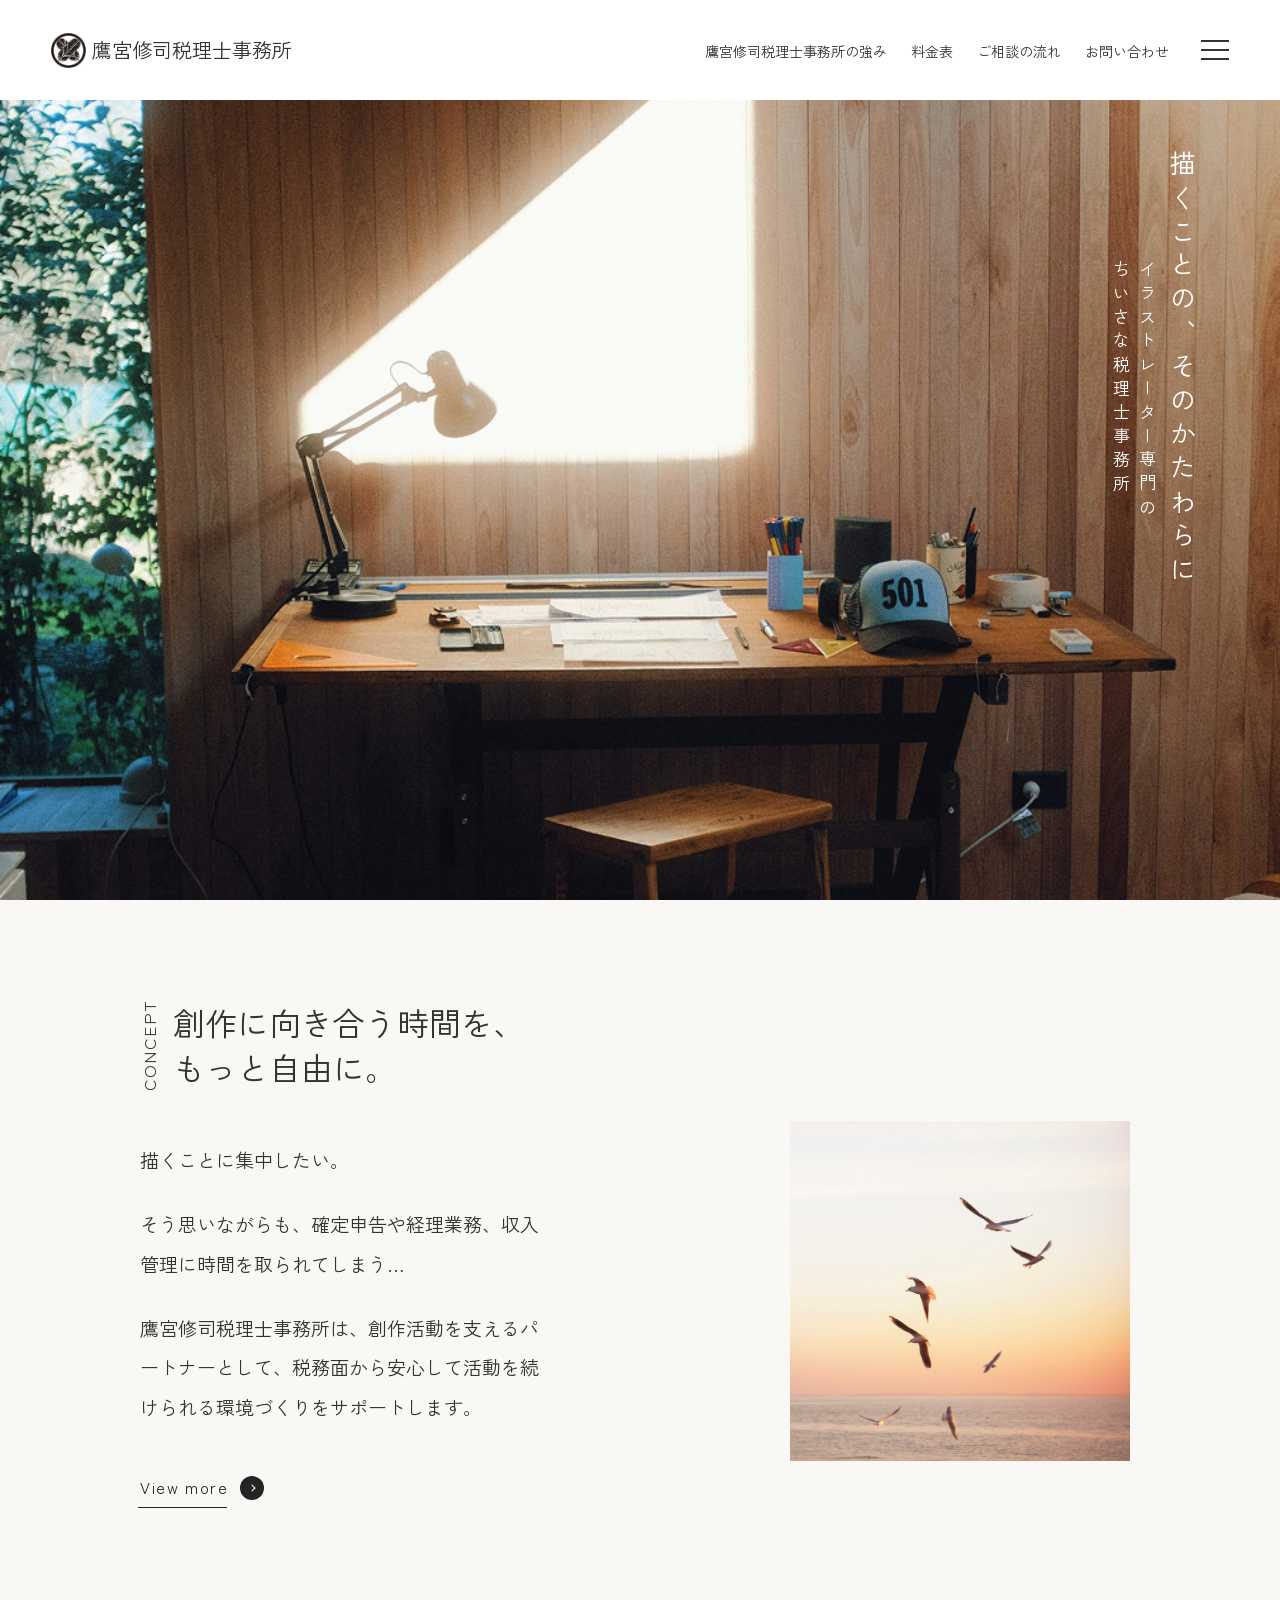
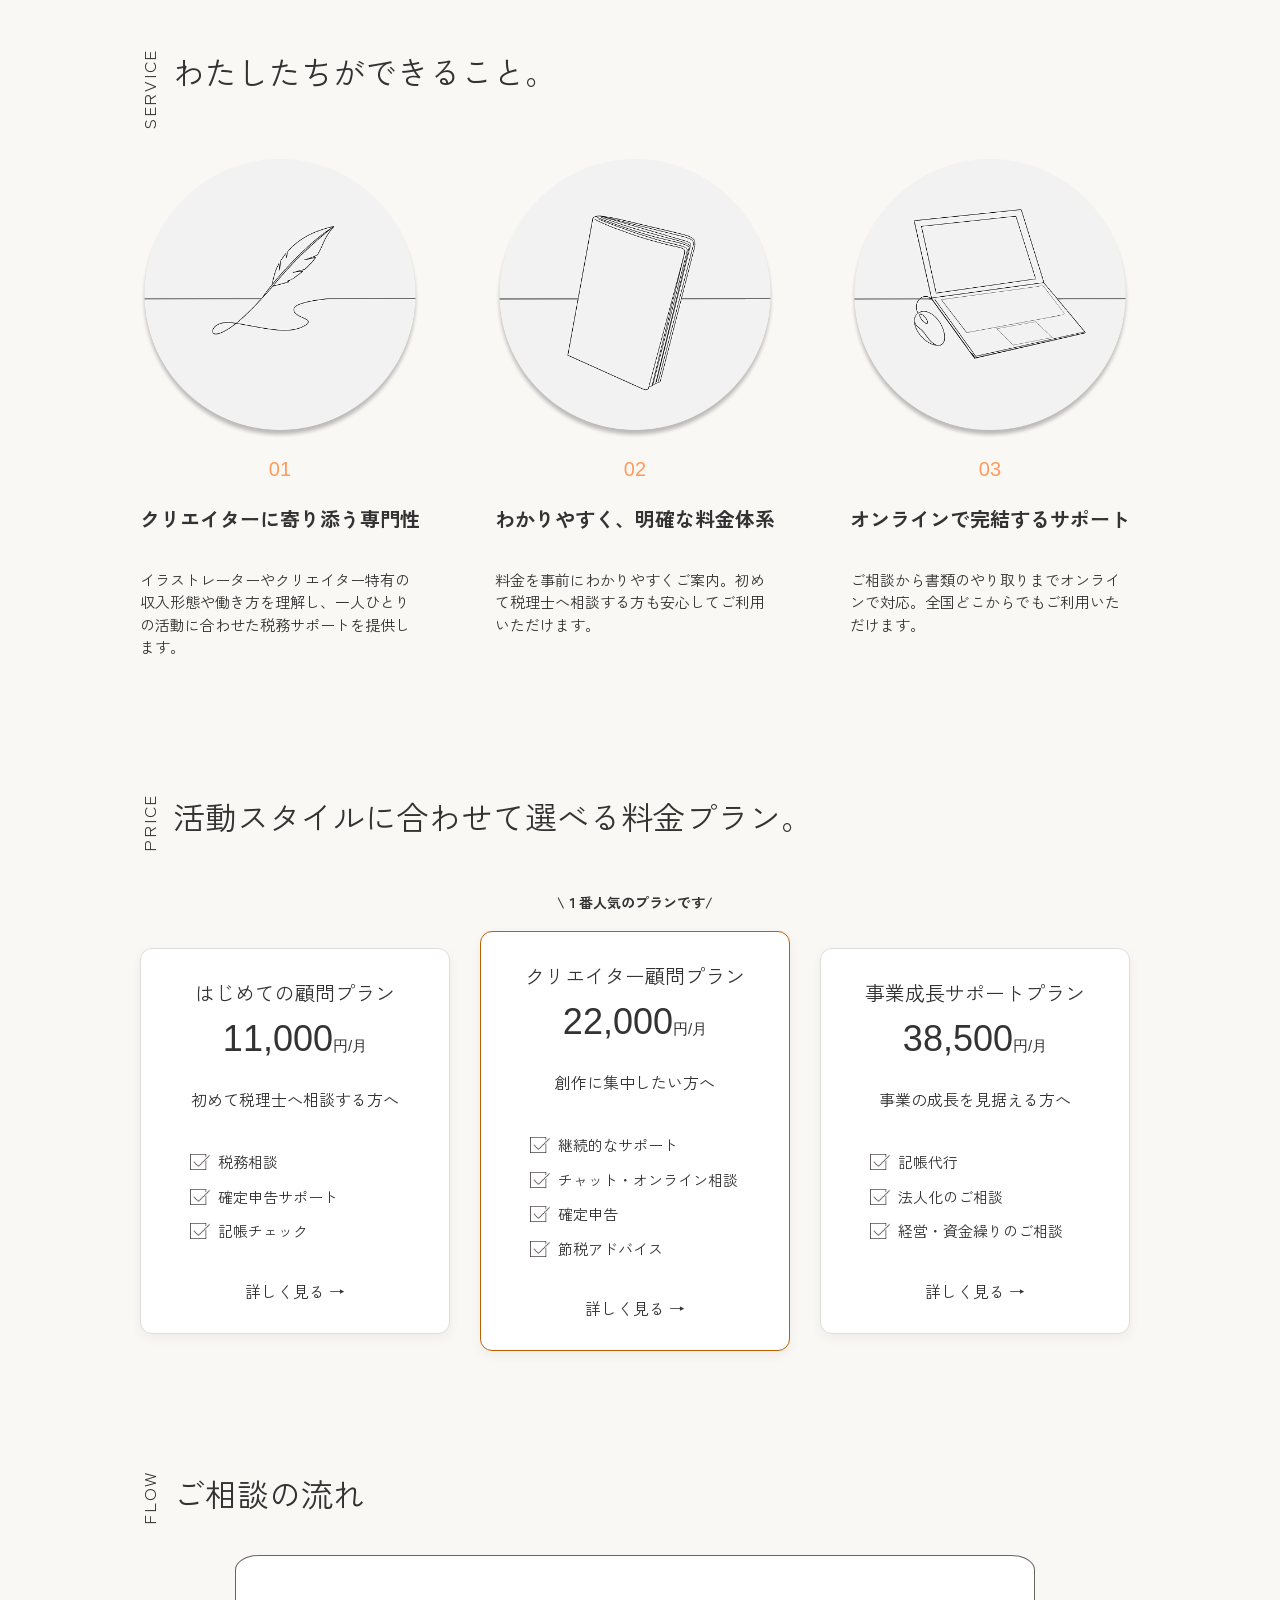
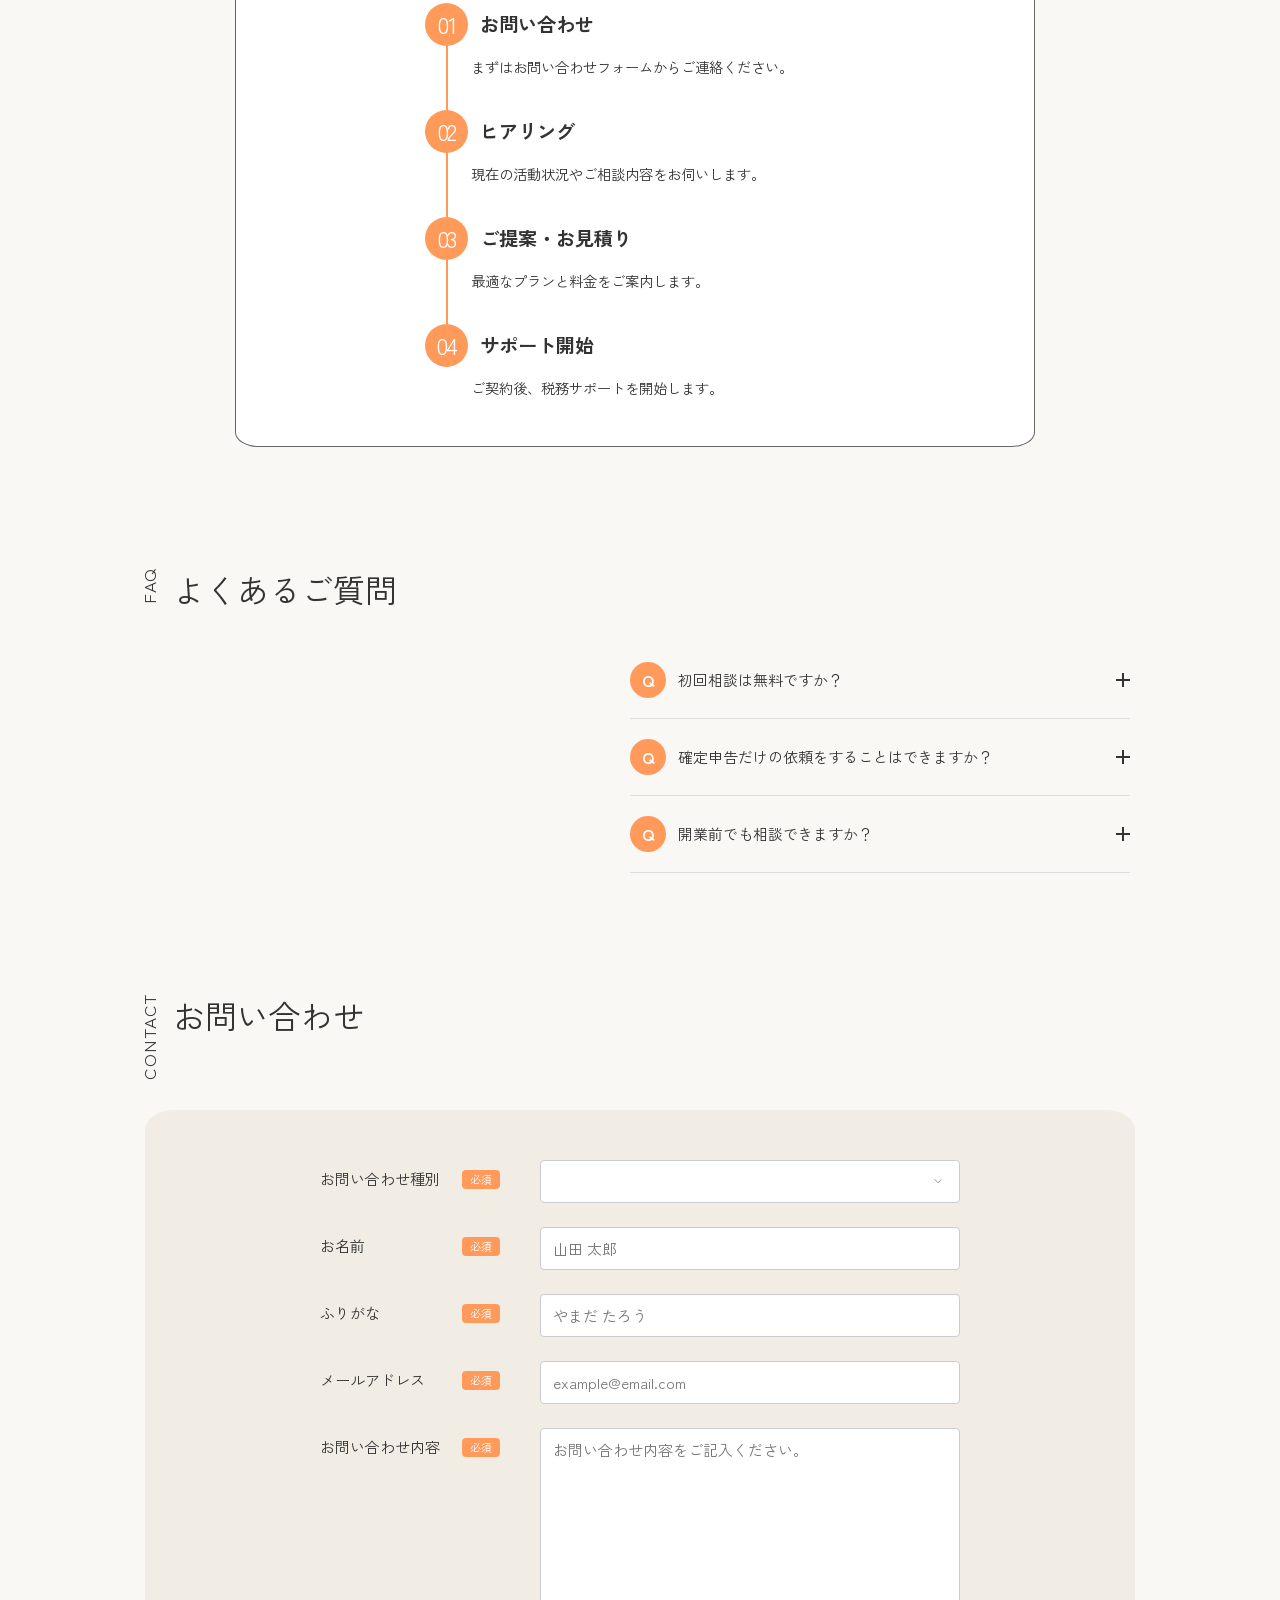
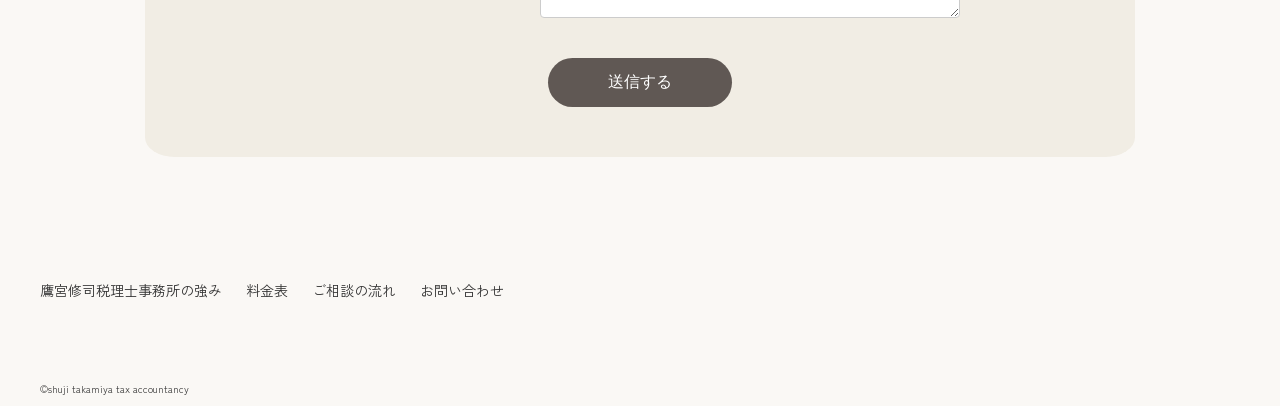
<file: index.html>
<!DOCTYPE html>
<html lang="ja">

<head>
    <meta charset="UTF-8">
    <meta name="viewport" content="width=device-width, initial-scale=1.0">
    <title>鷹宮修司税理士事務所</title>
    <link rel="icon" href="img/高木鷹の羽-黒.png">
    <link rel="stylesheet" href="css/style.css">
    <link rel="stylesheet" href="css/responsive.css">

    <!-- フォント -->
    <link rel="preconnect" href="https://fonts.googleapis.com">
    <link rel="preconnect" href="https://fonts.gstatic.com" crossorigin>
    <link href="https://fonts.googleapis.com/css2?family=Montserrat:wght@700&family=Zen+Kaku+Gothic+New&display=swap"
        rel="stylesheet">
</head>

<body>
    <header id="header">
        <p class="logo">
            <a href="index.html">
                <img src="img/高木鷹の羽-黒.png" alt="鷹宮修司税理士事務所">
                <span class="logo-text">鷹宮修司税理士事務所</span>
            </a>
        </p>

        <!-- メニューリスト -->
        <nav>
            <ul class="nav-list">
                <li><a href="#service-page">鷹宮修司税理士事務所の強み</a></li>
                <li><a href="#price-page">料金表</a></li>
                <li><a href="#flow-page">ご相談の流れ</a></li>
                <li><a href="#contact-page">お問い合わせ</a></li>
            </ul>
        </nav>

        <!-- ハンバーガーメニュー -->
        <button class="burger-btn" aria-label="メニューを開く">
            <span></span>
            <span></span>
            <span></span>
        </button>
    </header>

    <main>
        <!-- ファーストビュー -->
        <div id="mainvisual">
            <img src="img/mainvisual.png" alt="ファーストビューの画像">

            <p class="vertical-text"></p>
            <h1 class="main-title">描くことの、そのかたわらに</h1>
            <p class="sub-title">イラストレーター専門の<br>ちいさな税理士事務所</p>
        </div>

        <div class="wrapper">
            <!-- コンセプトページ -->
            <section id="concept-page" class="section-container">
                <div class="heading-block">
                    <p class="sub-category">CONCEPT</p>
                    <h2 class="concept-title">創作に向き合う時間を、<br>もっと自由に。</h2>
                </div>

                <div class="concept-flex-container">
                    <!-- 【左エリア】文章 ＋ ボタン -->
                    <div class="section-body">
                        <p>描くことに集中したい。</p>
                        <p>そう思いながらも、確定申告や経理業務、収入管理に時間を取られてしまう…</p>
                        <p>鷹宮修司税理士事務所は、創作活動を支えるパートナーとして、税務面から安心して活動を続けられる環境づくりをサポートします。</p>

                        <!-- ボタン（テキストの下） -->
                        <p class="btn-case-1-5">
                            <a href="about.html">
                                <span class="txt">View more</span>
                                <span class="arrow"></span>
                            </a>
                        </p>
                    </div><!-- /.section-body -->

                    <!-- 【右エリア】鳥の画像 -->
                    <img src="img/bird.jpg" alt="鳥の画像" class="section-image">
                </div><!-- /.concept-flex-container -->
            </section>

            <!-- サービスページ -->
            <section id="service-page" class="section-container">
                <div class="heading-block">
                    <p class="sub-category">SERVICE</p>
                    <h2>わたしたちができること。</h2>
                </div>

                <ol class="services-list">
                    <li>
                        <img src="img/service001.png" alt="サービス画像1枚目">
                        <span class="number">01</span>
                        <p class="service-title">クリエイターに寄り添う専門性</p>
                        <p class="service-text">イラストレーターやクリエイター特有の
                            収入形態や働き方を理解し、一人ひとりの活動に合わせた税務サポートを提供します。</p>
                    </li>
                    <li>
                        <img src="img/service002.png" alt="サービス画像2枚目">
                        <span class="number">02</span>
                        <p class="service-title">わかりやすく、明確な料金体系</p>
                        <p class="service-text">料金を事前にわかりやすくご案内。初めて税理士へ相談する方も安心してご利用いただけます。</p>
                    </li>
                    <li>
                        <img src="img/service003.png" alt="サービス画像3枚目">
                        <span class="number">03</span>
                        <p class="service-title">オンラインで完結するサポート</p>
                        <p class="service-text">ご相談から書類のやり取りまでオンラインで対応。全国どこからでもご利用いただけます。</p>
                    </li>

                </ol>
            </section>

            <!-- 料金表ページ -->
            <section id="price-page" class="section-container">
                <div class="heading-block">
                    <p class="sub-category">PRICE</p>
                    <h2>活動スタイルに合わせて選べる料金プラン。</h2>
                </div>

                <div class="price-container">


                    <div class="price-card">
                        <h2>はじめての顧問プラン</h2>
                        <p class="price">11,000<span class="unit">円/月</span></p>
                        <p>初めて税理士へ相談する方へ</p>
                        <ul>
                            <li><img src="img/check.png" alt="チェック">
                                <span>税務相談</span>
                            </li>
                            <li><img src="img/check.png" alt="チェック">
                                <span>確定申告サポート</span>
                            </li>
                            <li><img src="img/check.png" alt="チェック">
                                <span>記帳チェック</span>
                            </li>
                        </ul>
                        <a href="#" class="btn-more">詳しく見る →</a>
                    </div>

                    <div class="price-card featured">
                        <p class="badge">\１番人気のプランです/</p>

                        <h2>クリエイター顧問プラン</h2>
                        <p class="price">22,000<span class="unit">円/月</span></p>
                        <p>創作に集中したい方へ</p>
                        <ul>
                            <li><img src="img/check.png" alt="チェック">
                                <span>継続的なサポート</span>
                            </li>
                            <li><img src="img/check.png" alt="チェック">
                                <span>チャット・オンライン相談</span>
                            </li>
                            <li><img src="img/check.png" alt="チェック">
                                <span>確定申告</span>
                            </li>
                            <li><img src="img/check.png" alt="チェック">
                                <span>節税アドバイス</span>
                            </li>
                        </ul>
                        <a href="#" class="btn-more">詳しく見る →</a>
                    </div>

                    <div class="price-card">
                        <h2>事業成長サポートプラン</h2>
                        <p class="price">38,500<span class="unit">円/月</span></p>
                        <p>事業の成長を見据える方へ</p>
                        <ul>
                            <li><img src="img/check.png" alt="チェック">
                                <span>記帳代行</span>
                            </li>
                            <li><img src="img/check.png" alt="チェック">
                                <span>法人化のご相談</span>
                            </li>
                            <li><img src="img/check.png" alt="チェック">
                                <span>経営・資金繰りのご相談</span>
                            </li>
                        </ul>
                        <a href="#" class="btn-more">詳しく見る →</a>
                    </div>
                </div>
            </section>

            <!-- ご相談の流れページ -->
            <section id="flow-page" class="section-container">
                <div class="heading-block">
                    <p class="sub-category">FLOW</p>
                    <h2>ご相談の流れ</h2>
                </div>

                <div class="flow-container">
                    <div class="flowlist">
                        <div class="stepbarwrap">
                            <div class="steptitle">
                                <div class="stepcircle"><span>01</span></div>
                                <p class="title">お問い合わせ</p>
                            </div>
                            <div class="steptxt">
                                <span class="txt">まずは<a href="#contact">お問い合わせフォーム</a>からご連絡ください。</span>
                            </div>
                            <span class="stepline"></span>
                        </div>

                        <div class="stepbarwrap">
                            <div class="steptitle">
                                <div class="stepcircle"><span>02</span></div>
                                <p class="title">ヒアリング</p>
                            </div>
                            <div class="steptxt">
                                <span class="txt">現在の活動状況やご相談内容をお伺いします。</span>
                            </div>
                            <span class="stepline"></span>
                        </div>

                        <div class="stepbarwrap">
                            <div class="steptitle">
                                <div class="stepcircle"><span>03</span></div>
                                <p class="title">ご提案・お見積り</p>
                            </div>
                            <div class="steptxt">
                                <span class="txt">最適なプランと料金をご案内します。</span>
                            </div>
                            <span class="stepline"></span>
                        </div>

                        <div class="stepbarwrap">
                            <div class="steptitle">
                                <div class="stepcircle"><span>04</span></div>
                                <p class="title">サポート開始</p>
                            </div>
                            <div class="steptxt">
                                <span class="txt">ご契約後、税務サポートを開始します。</span>
                            </div>
                        </div>
                    </div>
                </div>
            </section>


            <!-- よくあるご質問ページ -->
            <section id="faq-page" class="section-container">
                <div class="heading-block">
                    <p class="sub-category">FAQ</p>
                    <h2>よくあるご質問</h2>
                </div>

                <details class="faq-item">
                    <summary class="faq-trigger">
                        <span class="faq-q">Q</span>
                        <p class="faq-question">初回相談は無料ですか？</p>
                        <span class="faq-icon"></span>
                    </summary>

                    <!-- 中身（解答） -->
                    <div class="faq-content">
                        <p>初回相談は無料です。現在の状況やお悩みをおきかせいただき、
                            最適なサポート内容をご案内いたします。</p>
                    </div>
                </details>

                <details class="faq-item">
                    <summary class="faq-trigger">
                        <span class="faq-q">Q</span>
                        <p class="faq-question">確定申告だけの依頼をすることはできますか？</p>
                        <span class="faq-icon"></span>
                    </summary>

                    <!-- 中身（解答） -->
                    <div class="faq-content">
                        <p>はい、確定申告のみのご依頼も承っております。継続的な顧問契約はもちろん、
                            スポットでのご相談もお気軽にお問い合わせください。</p>
                    </div>
                </details>

                <details class="faq-item">
                    <summary class="faq-trigger">
                        <span class="faq-q">Q</span>
                        <p class="faq-question">開業前でも相談できますか？</p>
                        <span class="faq-icon"></span>
                    </summary>

                    <!-- 中身（解答） -->
                    <div class="faq-content">
                        <p>もちろんご相談いただけます。開業準備や事業の始め方、
                            必要な手続きなど、活動スタート前からサポートいたします。</p>
                    </div>
                </details>
            </section>


            <!-- お問い合わせページ -->
            <section id="contact-page" class="contact-section section-container">
                <div class="heading-block">
                    <p class="sub-category">CONTACT</p>
                    <h2>お問い合わせ</h2>
                </div>

                <form action="" method="post" class="contact-form">
                    <!-- お問い合わせ種別 -->
                    <div class="form-item">
                        <label for="subject">
                            <span>お問い合わせ種別</span>
                            <span class="required">必須</span>
                        </label>
                        <select id="subject" name="subject" required>
                            <option value="" disabled selected></option>
                            <option value="初回相談のお申し込み">初回相談のお申し込み</option>
                            <option value="顧問契約について">顧問契約について</option>
                            <option value="確定申告について">確定申告について</option>
                            <option value="開業・法人化について">開業・法人化について</option>
                            <option value="料金について">料金について</option>
                            <option value="その他">その他</option>
                        </select>
                    </div>

                    <div class="form-item">
                        <label for="name">
                            <span>お名前</span>
                            <span class="required">必須</span>
                        </label>
                        <input type="text" id="name" name="name" required placeholder="山田 太郎">
                    </div>

                    <div class="form-item">
                        <label for="name">
                            <span>ふりがな</span>
                            <span class="required">必須</span>
                        </label>
                        <input type="text" id="furigana" name="furigana" required placeholder="やまだ たろう">
                    </div>

                    <div class="form-item">
                        <label for="name">
                            <span>メールアドレス</span>
                            <span class="required">必須</span>
                        </label>
                        <input type="email" id="email" name="email" required placeholder="example@email.com">
                    </div>

                    <div class="form-item">
                        <label for="message">
                            <span>お問い合わせ内容</span>
                            <span class="required">必須</span>
                        </label>
                        <textarea id="message" name="message" rows="8" required
                            placeholder="お問い合わせ内容をご記入ください。"></textarea>
                    </div>

                    <!-- 送信ボタン -->
                    <div class="form-submit">
                        <button type="submit">送信する</button>
                    </div>

                </form>

            </section>
        </div>
    </main>

    <footer>
        <!-- メニューリスト -->
        <nav>
            <ul class="nav-list-footer">
                <li><a href="#service-page">鷹宮修司税理士事務所の強み</a></li>
                <li><a href="#price-page">料金表</a></li>
                <li><a href="#flow-page">ご相談の流れ</a></li>
                <li><a href="#contact-page">お問い合わせ</a></li>
            </ul>
        </nav>
        <p>&copy;shuji takamiya tax accountancy</p>
    </footer>
    <button id="to-top-btn" aria-label="ページの一番上に戻る">
        <span class="arrow-up"></span>
    </button>
    <script src="js/script.js"></script>
</body>

</html>
</file>
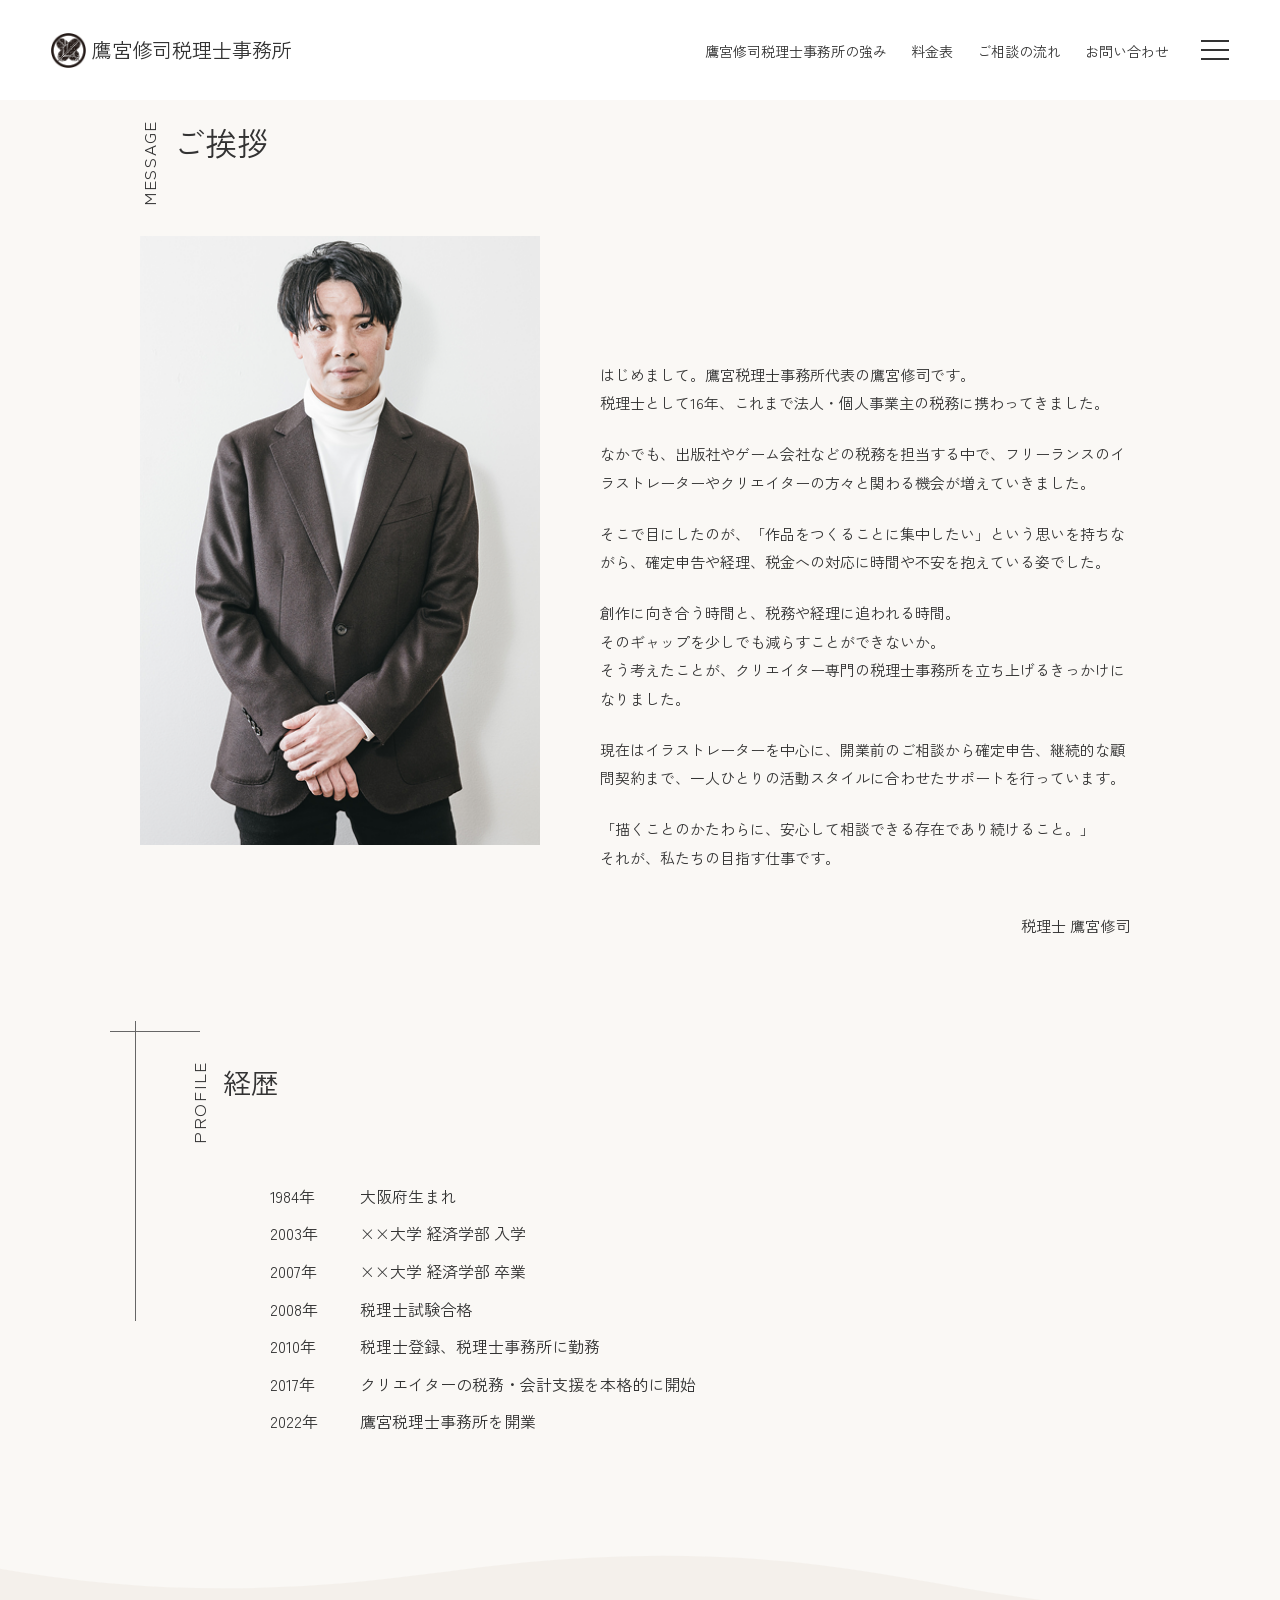
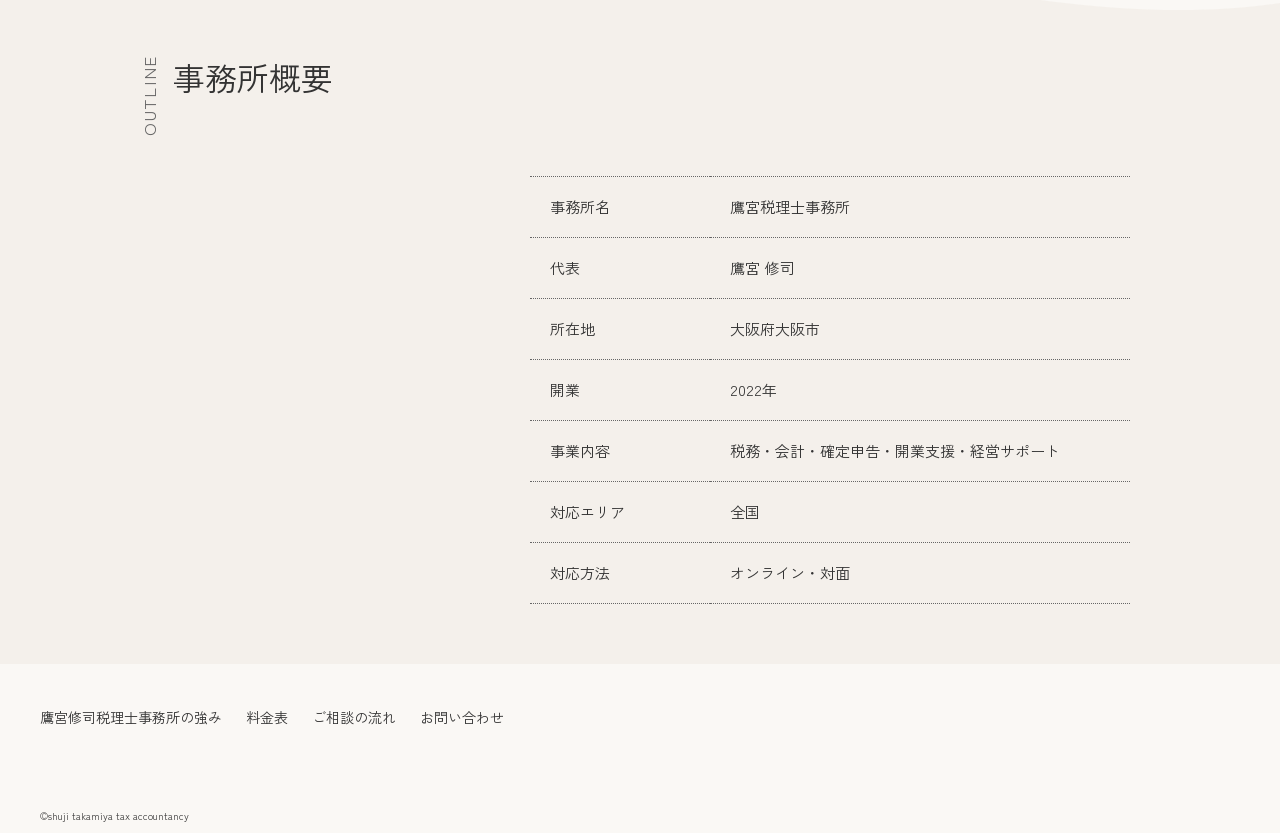
<file: about.html>
<!DOCTYPE html>
<html lang="ja">

<head>
    <meta charset="UTF-8">
    <meta name="viewport" content="width=device-width, initial-scale=1.0">
    <title>代表挨拶・事務所概要 | 鷹宮修司税理士事務所</title>
    <link rel="icon" href="img/高木鷹の羽-黒.png">
    <link rel="stylesheet" href="css/style.css">
    <link rel="stylesheet" href="css/responsive.css">

    <!-- フォント -->
    <link rel="preconnect" href="https://fonts.googleapis.com">
    <link rel="preconnect" href="https://fonts.gstatic.com" crossorigin>
    <link href="https://fonts.googleapis.com/css2?family=Montserrat:wght@700&family=Zen+Kaku+Gothic+New&display=swap"
        rel="stylesheet">
</head>

<body>

    <header id="header">
        <p class="logo">
            <a href="index.html">
                <img src="img/高木鷹の羽-黒.png" alt="鷹宮修司税理士事務所">
                <span class="logo-text">鷹宮修司税理士事務所</span>
            </a>
        </p>

        <!-- メニューリスト -->
        <nav>
            <ul class="nav-list">
                <li><a href="#service-page">鷹宮修司税理士事務所の強み</a></li>
                <li><a href="#price-page">料金表</a></li>
                <li><a href="#flow-page">ご相談の流れ</a></li>
                <li><a href="#contact-page">お問い合わせ</a></li>
            </ul>
        </nav>

        <!-- ハンバーガーメニュー -->
        <button class="burger-btn" aria-label="メニューを開く">
            <span></span>
            <span></span>
            <span></span>
        </button>
    </header>

    <div class="wrapper">
        <!-- ご挨拶ページ -->
        <section id="message-page" class="section-container">
            <div class="heading-block">
                <p class="sub-category">MESSAGE</p>
                <h2>ご挨拶</h2>
            </div>

            <div class="message-content">
                <img src="img/鷹宮修司.png" alt="鷹宮修司税理士事務所 代表 鷹宮修司の近影" class="message-img">

                <div class="message-text">
                    <p>
                        はじめまして。鷹宮税理士事務所代表の鷹宮修司です。<br>
                        税理士として16年、これまで法人・個人事業主の税務に携わってきました。<br>
                    </p>
                    <p>
                        なかでも、出版社やゲーム会社などの税務を担当する中で、フリーランスのイラストレーターやクリエイターの方々と関わる機会が増えていきました。
                    </p>

                    <p>
                        そこで目にしたのが、「作品をつくることに集中したい」という思いを持ちながら、確定申告や経理、税金への対応に時間や不安を抱えている姿でした。<br>
                    </p>
                    <p>
                        創作に向き合う時間と、税務や経理に追われる時間。<br>
                        そのギャップを少しでも減らすことができないか。<br>
                        そう考えたことが、クリエイター専門の税理士事務所を立ち上げるきっかけになりました。
                    </p>

                    <p>
                        現在はイラストレーターを中心に、開業前のご相談から確定申告、継続的な顧問契約まで、一人ひとりの活動スタイルに合わせたサポートを行っています。<br>
                    </p>
                    <p>
                        「描くことのかたわらに、安心して相談できる存在であり続けること。」<br>
                        それが、私たちの目指す仕事です。
                    </p>

                    <!-- 署名 -->
                    <p class="signature">税理士 鷹宮修司</p>
                </div>
            </div>
        </section>

        <!-- 経歴ページ -->
        <section id="profile-page" class="section-container profile-section">
            <div class="heading-block">
                <p class="sub-category">PROFILE</p>
                <h3>経歴</h3>
            </div>

            <dl class="profile-list">
                <div class="profile-item">
                    <dt>1984年</dt>
                    <dd>大阪府生まれ</dd>
                </div>
                <div class="profile-item">
                    <dt>2003年</dt>
                    <dd>××大学 経済学部 入学</dd>
                </div>
                <div class="profile-item">
                    <dt>2007年</dt>
                    <dd>××大学 経済学部 卒業</dd>
                </div>
                <div class="profile-item">
                    <dt>2008年</dt>
                    <dd>税理士試験合格</dd>
                </div>
                <div class="profile-item">
                    <dt>2010年</dt>
                    <dd>税理士登録、税理士事務所に勤務</dd>
                </div>
                <div class="profile-item">
                    <dt>2017年</dt>
                    <dd>クリエイターの税務・会計支援を本格的に開始</dd>
                </div>
                <div class="profile-item">
                    <dt>2022年</dt>
                    <dd>鷹宮税理士事務所を開業</dd>
                </div>
            </dl>
        </section>

        <!-- 事務所概要ページ -->
        <section id="outline-page">
            <div class="outline-content-inner">
                <div class="heading-block">
                    <p class="sub-category">OUTLINE</p>
                    <h2>事務所概要</h2>
                </div>

                <table class="outline-table">
                    <tr>
                        <th>事務所名</th>
                        <td>鷹宮税理士事務所</td>
                    </tr>
                    <tr>
                        <th>代表</th>
                        <td>鷹宮 修司</td>
                    </tr>
                    <tr>
                        <th>所在地</th>
                        <td>大阪府大阪市</td>
                    </tr>
                    <tr>
                        <th>開業</th>
                        <td>2022年</td>
                    </tr>
                    <tr>
                        <th>事業内容</th>
                        <td>税務・会計・確定申告・開業支援・経営サポート</td>
                    </tr>
                    <tr>
                        <th>対応エリア</th>
                        <td>全国</td>
                    </tr>
                    <tr>
                        <th>対応方法</th>
                        <td>オンライン・対面</td>
                    </tr>
                </table>
            </div>
        </section>
    </div>

    <footer>
        <!-- メニューリスト -->
        <nav>
            <ul class="nav-list-footer">
                <li><a href="#service-page">鷹宮修司税理士事務所の強み</a></li>
                <li><a href="#price-page">料金表</a></li>
                <li><a href="#flow-page">ご相談の流れ</a></li>
                <li><a href="#contact-page">お問い合わせ</a></li>
            </ul>
        </nav>
        <p>&copy;shuji takamiya tax accountancy</p>
    </footer>
    <button id="to-top-btn" aria-label="ページの一番上に戻る">
        <span class="arrow-up"></span>
    </button>
    <script src="js/script.js" defer></script>
</body>

</html>
</file>
<file: css/style.css>
@charset "utf-8";

/* ==========================================
    🐈　リセットCSS
   ========================================== */
*,
*::before,
*::after {
    box-sizing: border-box;
}


html {
    scroll-behavior: smooth;
}

body {
    margin: 0;
    padding: 0;
    line-height: 1.5;
    font-family: "Zen Kaku Gothic New", sans-serif;
    background-color: #FAF8F5;
    color: #333333;
}

img {
    max-width: 100%;
    height: auto;
    vertical-align: middle;
}

a {
    color: inherit;
    text-decoration: none;
}

ul,
ol {
    list-style: none;
    margin: 0;
    padding: 0;
}

ul[role="list"],
ol[role="list"] {
    list-style: none;
}

/* ==========================================
    🐈　アニメーション
   ========================================== */
.fade-up {
    opacity: 0;
    transform: translateY(40px);
    transition: opacity 0.8s ease, transform 0.8s ease;
}

.fade-up.is-visible {
    opacity: 1;
    transform: translateY(0);
}

/* 左から */
.fade-left {
    opacity: 0;
    transform: translateX(-40px);
    transition: opacity 0.8s ease, transform 0.8s ease;
}

.fade-left.is-visible {
    opacity: 1;
    transform: translateX(0);
}

/* ふわっと拡大しながら */
.fade-scale {
    opacity: 0;
    transform: scale(0.92);
    transition: opacity 0.8s ease, transform 0.8s ease;
}

.fade-scale.is-visible {
    opacity: 1;
    transform: scale(1);
}

/* ==========================================
    🐈　ヘッダー
   ========================================== */

.logo {
    margin: 0;
    padding: 0;
    display: flex;
    align-items: center;
    transition: opacity 0.3s ease, transform 0.3s ease;
}

header.is-scrolled {
    background-color: transparent;
}

header.is-scrolled .logo {
    opacity: 0;
    transform: translateY(-16px);
    pointer-events: none;
}

.logo a {
    display: flex;
    align-items: center;
    text-decoration: none;
    color: #333;
}

.logo img {
    width: 35px;
    height: auto;
    /* ← 念のため縦横比崩れ防止に追加 */
    margin-right: 6px;
}

.logo-text {
    font-size: 20px;
    font-weight: normal;
}

header {
    height: 100px;
    display: flex;
    align-items: center;
    padding: 15px 4%;
    box-sizing: border-box;

    position: fixed;
    top: 0;
    left: 0;
    width: 100%;
    background-color: #fff;
    border: none;
    /* ← 追加：枠を明示的になくす */
    box-shadow: none;
    /* ← 追加 */
    transition: background-color 0.3s ease;
    /* ← 追加 */
    z-index: 200;
}

/* ナビゲーション全体のエリアを右側に寄せる */
nav {
    margin-left: auto;
    margin-right: 60px;
    /* ロゴがある場合、メニューを自動で右端に寄せます */
}

/* メニューの文字を横並びにする */
.nav-list {
    display: flex;
    align-items: center;
    gap: 24px;
    list-style: none;
    margin: 0;
    padding: 0;
    transition: opacity 0.3s ease, transform 0.3s ease;
    /* ← 追加 */
}

/* ファーストビューを抜けたらリストだけ上にスライドして隠す */
header.is-scrolled nav:not(.is-open) .nav-list {
    opacity: 0;
    transform: translateY(-16px);
    pointer-events: none;
}

ul a {
    color: #333;
    /* 文字の色 */
    font-size: 14px;
    white-space: nowrap;
    /* 画面が狭くなっても文字が途中で改行されないようにする */
}

.burger-btn {
    position: absolute;
    top: 50%;
    right: 4%;
    transform: translateY(-50%);
    width: 28px;
    height: 20px;
    background: none;
    border: none;
    cursor: pointer;
    z-index: 210;
}

.burger-btn span {
    display: block;
    position: absolute;
    left: 0;
    width: 100%;
    height: 2px;
    background-color: #333;
    transition: transform 0.3s ease, opacity 0.3s ease, top 0.3s ease;
}

.burger-btn span:nth-child(1) {
    top: 0;
}

.burger-btn span:nth-child(2) {
    top: 9px;
}

.burger-btn span:nth-child(3) {
    top: 18px;
}

.burger-btn.is-active span:nth-child(1) {
    top: 9px;
    transform: rotate(45deg);
}

.burger-btn.is-active span:nth-child(2) {
    opacity: 0;
}

.burger-btn.is-active span:nth-child(3) {
    top: 9px;
    transform: rotate(-45deg);
}

/* メニューが開いている時（PC・スマホ共通） */
nav.is-open {
    display: block;
    position: absolute;
    top: 0;
    left: 0;
    width: 100%;
    background-color: #fff;
    box-shadow: 0 4px 8px rgba(0, 0, 0, 0.1);
    z-index: 99;
}

nav.is-open .nav-list {
    flex-direction: column;
    align-items: flex-start;
    gap: 0;
    padding: 0px 4%;
}

nav.is-open .nav-list li {
    width: 100%;
    padding: 14px 0;
    border-bottom: 1px solid #eee;
}

#service-page,
#price-page,
#flow-page,
#contact-page {
    scroll-margin-top: 80px;
}

main {
    padding-top: 100px;
}

/* ==========================================
    🐈　ファーストビュー
   ========================================== */

#mainvisual {
    position: relative;
    /* 追加：テキストの配置基準にする */
    width: 100vw;
    height: calc(100vh - 100px);
    overflow: hidden;
    /* はみ出し防止（必要に応じて） */
}

#mainvisual img {
    width: 100vw;
    height: calc(100vh - 100px);
    object-fit: cover;
    object-position: center;

    animation: fadeInImage 1.4s ease forwards;
    opacity: 0;
}

#mainvisual .main-title {
    position: absolute;
    top: 50px;
    right: 60px;

    writing-mode: vertical-rl;
    /* 縦書きにする */

    /* 見た目の調整 */
    color: #fff;
    font-size: 26px;
    letter-spacing: 0.3em;
    font-weight: normal;

    animation: fadeInUp 1.2s ease 0.6s forwards;
    opacity: 0;
}

.wrapper {
    max-width: 1100px;
    margin: 0 auto;
    /* 画面中央に寄せるための必須コード */
    padding: 0 20px;
    /* スマホ時の左右の最低余白 */
}

#mainvisual .sub-title {
    position: absolute;
    top: 160px;
    right: 103px;

    writing-mode: vertical-rl;
    /* 縦書きにする */

    /* 見た目の調整 */
    color: #fff;
    font-size: 17px;
    letter-spacing: 0.4em;
    font-weight: normal;

    animation: fadeInUp 1.5s ease 0.9s forwards;
    opacity: 0;
}

@keyframes fadeInImage {
    from {
        opacity: 0;
        transform: scale(1.05);
    }

    to {
        opacity: 1;
        transform: scale(1);
    }
}

@keyframes fadeInUp {
    from {
        opacity: 0;
        transform: translateY(20px);
    }

    to {
        opacity: 1;
        transform: translateY(0);
    }
}

/* ==========================================
    🐈　見出しブロック（サブカテゴリ＋h2/h3）統一ルール
========================================== */
.heading-block {
    display: flex;
    align-items: flex-start;
    gap: 16px;
    /* サブカテゴリと見出しの間隔（お好みで調整） */
    margin-bottom: 30px;
    /* 元のh2のmargin-bottomをここに集約 */
}

.heading-block .sub-category {
    margin: 0;
    font-size: 17px;
    letter-spacing: 0.1em;
    white-space: nowrap;
    line-height: 1;
    color: #333333;

    writing-mode: vertical-rl;
    /* ブラウザ標準の縦書き（高さは文字数に応じて自動） */
    transform: rotate(180deg);
    /* 先頭(S)が下・末尾(E)が上になるよう反転 */
    flex-shrink: 0;
}

/* h2/h3側の個別marginはheading-block側に統一したのでリセット */
.heading-block h2,
.heading-block h3 {
    margin: 0;
    font-weight: normal;
}

/* ===== セクションごとの微調整（間隔・色だけ） ===== */
#outline-page .heading-block {
    margin-bottom: 40px;
}

#outline-page .sub-category {
    color: #666666;
}

#profile-page .heading-block {
    margin-bottom: 20px;
}

/* ==========================================
    🐈　コンセプトページ
   ========================================== */

#concept-page {
    margin-top: 100px;
}

.concept-flex-container {
    display: flex;
    justify-content: space-between;
    align-items: flex-start;
    gap: 60px;
    width: 100%;
}

.section-container {
    position: relative;
    margin-top: 120px;
    margin-bottom: 120px;
    padding-left: 30px;
    padding-right: 40px;
    box-sizing: border-box;
}

/* コンセプトの見出しの微調整（必要に応じて） */
.concept-title {
    font-size: 46px;
    font-weight: normal;
    line-height: 1.4;
    margin-top: 0;
    margin-bottom: 30px;
}

/* 画像の上部余白をリセット（flexの枠を分けたので margin-top は不要になります） */
.section-image {
    width: 40%;
    max-width: 340px;
    height: auto;
    object-fit: cover;
    margin-top: 0;
}

.section-body {
    flex: 1;
    max-width: 400px;
}

.section-body p {
    font-size: 19px;
    line-height: 2.1;
    margin-bottom: 24px;
}

/* 右側：画像エリア */
.section-image {
    width: 40%;
    max-width: 340px;
    height: auto;
    object-fit: cover;
    margin-top: 0;
}

/* VIEW MORE ボタン */
.btn-case-1-5 {
    display: inline-block;
    margin-top: 20px;
    /* テキストとの間の余白 */
    margin-bottom: 0;
}

.btn-case-1-5 a {
    display: flex;
    align-items: center;
    color: #242424 !important;
    font-size: 16px;
    /* 文字サイズ */
    text-decoration: none !important;
    letter-spacing: 0.1em;
}

.btn-case-1-5 a .txt {
    position: relative;
}

/* テキストの下線（通常時・ホバー時） */
.btn-case-1-5 a .txt::before {
    content: '';
    position: absolute;
    bottom: -3px;
    left: -0.1em;
    width: 100%;
    height: 1px;
    background-color: #242424;
    transition: transform .3s;
}

.btn-case-1-5 a .txt::after {
    content: '';
    position: absolute;
    bottom: -3px;
    left: -0.1em;
    width: 100%;
    height: 1px;
    transform: scale(0, 1);
    transform-origin: right top;
    background-color: #e77c3a;
    transition: transform .3s;
}

.btn-case-1-5 a:hover .txt {
    color: #e77c3a;
}

.btn-case-1-5 a:hover .txt::after {
    transform-origin: left top;
    transform: scale(1, 1);
}

/* 丸アイコン・矢印 */
.btn-case-1-5 a .arrow {
    position: relative;
    width: 24px;
    height: 24px;
    margin-left: 12px;
}

/* 丸背景 */
.btn-case-1-5 a .arrow::before {
    content: '';
    position: absolute;
    top: 0;
    left: 0;
    width: 24px;
    height: 24px;
    background-color: #242424;
    border-radius: 50%;
    transition: transform .6s ease, background-color .3s;
}

/* CSS矢印 (＞) */
.btn-case-1-5 a .arrow::after {
    content: '';
    position: absolute;
    top: 50%;
    left: 48%;
    /*中央へ */
    width: 5px;
    height: 5px;
    border-top: 1.5px solid #fff;
    border-right: 1.5px solid #fff;
    transform: translate(-50%, -50%) rotate(45deg);
    transition: transform .3s ease;
}

/* ホバー時の丸背景変化と矢印スライド */
.btn-case-1-5 a:hover .arrow::before {
    transform: scale(1.3);
    background-color: #e77c3a;
}

.btn-case-1-5 a:hover .arrow::after {
    left: 48%;
}

/* ==========================================
    🐈　サービスページ
   ========================================== */
.section-container h2 {
    font-size: 32px;
    font-weight: normal;
    line-height: 1.4;
    margin: 0;
    /* ★margin-top/bottom/leftすべてheading-blockに任せるので0に統一 */
}

.services-list {
    display: flex;
    justify-content: space-between;
    gap: 30px;
    width: 100%;
}

/* 子要素（各サービスカード：li） */
.services-list li {
    width: calc((100% - 150px) / 3);
    display: flex;
    flex-direction: column;
    /* カード内の「画像」「数字」「説明」を縦並びにする */
    align-items: flex-start;
    /* カード内のコンテンツを左揃えに */
}

.services-list li img {
    width: 100%;
    height: auto;
    object-fit: cover;
    margin-bottom: 15px;
}

.number {
    display: block;
    width: 100%;
    text-align: center;
    font-size: 20px;
    color: #FF9A5B;
    font-family: "Inter", sans-serif;
}

.service-title {
    font-size: 20px;
    font-weight: bold;
    display: block;
    width: 100%;
    text-align: center;
}

.service-text {
    font-size: 15px;
    display: block;
    width: 100%;
}

/* ==========================================
    🐈　料金表ページ
   ========================================== */

/* 3枚並べるための親要素 */
.price-container {
    display: flex;
    justify-content: center;
    align-items: center;
    /* または stretch */
    gap: 30px;
    margin-top: 80px;
    max-width: 1100px;
    /* 全体幅の上限 */
    margin-left: auto;
    /* 中央寄せ */
    margin-right: auto;
}

.price-container img {
    width: 20px;
    /* 少し小ぶりにするとスッキリします */
    height: auto;
}

/* ★カード共通スタイル */
.price-card {
    flex: 1;
    /* ★3枚のカードの横幅をピッタリ揃える */
    background-color: #fff;
    /* 背景色をつける */
    border: 1px solid #ddd;
    border-radius: 12px;
    padding: 30px 24px;
    /* ★内側の余白 */
    box-shadow: 0 4px 12px rgba(0, 0, 0, 0.05);
    /* ほんのり影 */
    text-align: center;
    transition: transform 0.3s ease;

    display: flex;
    flex-direction: column;

    backface-visibility: hidden;
    will-change: transform;
}

/* 真ん中のカード基準設定 */
.price-card.featured {
    position: relative;
    border: 1px solid #BB6000;
    z-index: 1;
    /* バッジなどが隠れないように手前に */
}

/* 普通のカードのホバー（上に8px浮く） */
.price-card:hover {
    transform: translateY(-8px);
}

/* ★真ん中のカードのホバー（1.05倍の大きさを保ったまま上に8px浮く！） */
.price-card.featured:hover {
    transform: scale(1.05) translateY(-8px);
}

/* １番人気バッジのデザイン */
.badge {
    position: absolute;
    top: -46px;

    left: 0;
    right: 0;
    margin: 0 auto;
    width: fit-content;

    padding: 6px 20px;
    border-radius: 20px;
    font-size: 14px;
    font-weight: bold;
    white-space: nowrap;
}

/* ★リスト（チェック項目）の表示を整える */
.price-card ul {
    list-style: none;
    /* ポッチを消す */
    padding: 0 0 0 25px;
    margin: 24px 0;
    text-align: left;
    /* リストは左揃えにすると綺麗に揃います */
    display: inline-block;
    /* 左揃えにしたリスト自体をカード中央に置く */
}

.price-card li {
    display: flex;
    align-items: center;
    gap: 8px;
    margin-bottom: 12px;
    font-size: 15px;
}

.price-card h2 {
    font-size: 20px;
}

.price {
    font-family: "Inter", sans-serif;
    font-size: 36px;
    font-weight: thin;
    margin: 5px;
}

.price span {
    font-size: 15px;
}

/* ==========================================
    🐈　ご相談の流れページ
   ========================================== */
#flow-page .stepbarwrap {
    margin: 32px 0;
    position: relative;
}

.steptitle {
    display: inline-flex;
    align-items: center;
}

/* 丸のサイズを34pxに固定 */
.stepcircle {
    display: inline-block;
    width: 43px;
    height: 43px;
    border-radius: 50%;
    background-color: #FF9A5B;
    color: #fff;
    text-align: center;
    flex-shrink: 0;
    /* 画面が狭くなっても丸が潰れないように設定 */
    position: relative;
    z-index: 1;

    /* 数字のサイズを24pxに */
    span {
        display: inline-block;
        font-size: 23px;
        line-height: 42px;
        /* 丸の高さ（34px）に合わせることで上下中央になります */
        letter-spacing: -0.05em;
        /* 2桁の数字が丸からはみ出るのを防ぐ微調整 */
    }
}

.title {
    margin: 0 0 0 12px;
    font-weight: bold;
    font-size: 1.2em;
}

.steptxt {
    /* 丸の横幅（34px）＋文字との隙間を考えて、左余白を調整 */
    padding-left: 46px;
    margin-top: 8px;
}

.steptxt .txt {
    font-size: 0.9em;
}


/* 縦線の位置を34pxの丸に合わせて修正 */
.stepline {
    width: 2px;
    /* 丸の中心（top: 17px）からスタートして、次のブロックの手前まで伸ばす */
    height: calc(100% + 42px);
    background-color: #FF9A5B;
    position: absolute;
    top: 21px;
    left: 21px;
    /* 34pxの丸のちょうど真ん中（半分） */
}

.flow-container {
    background-color: #fff;
    border: 1px solid #666666;
    box-sizing: border-box;
    width: 100%;
    max-width: 800px;
    /* 横長の枠。数値はお好みで調整OK */
    margin: 0 auto;
    padding: 15px 80px;
    border-radius: 3%;
}

.flowlist {
    max-width: 420px;
    margin: 0 auto;
}

/* ==========================================
    🐈　よくあるご質問ページ
   ========================================== */
.faq-item {
    max-width: 500px;
    /* Q〜＋のまとまりの全体幅*/
    margin-left: auto;
    margin-right: 0;
    border-bottom: 1px solid #ddd;
    padding: 20px 0;
}

.faq-item:first-child {
    border-top: 1px solid #ddd;
}

.faq-trigger {
    display: flex;
    align-items: center;
    justify-content: flex-start;
    gap: 12px;
    cursor: pointer;
    list-style: none;
}

.faq-q {
    display: flex;
    align-items: center;
    justify-content: center;
    flex-shrink: 0;
    width: 36px;
    height: 36px;
    border-radius: 50%;
    background-color: #FF9A5B;
    color: #fff;
    font-size: 16px;
    font-weight: bold;
}

.faq-question {
    flex: 0 1 auto;
    margin: 0;
    font-size: 15px;
    text-align: left;
    /* right → left */
}

/* 解答も同じ幅・同じ位置で表示 */
.faq-content {
    max-width: 600px;
    margin: 0 auto;
    margin-right: 18%;
    padding: 16px 0 0;
    overflow: hidden;
    transition: height 0.4s ease;
}

/* ＋アイコン */
.faq-icon {
    position: relative;
    flex-shrink: 0;
    width: 14px;
    height: 14px;
    margin-left: auto;
    /* ← これで常に右端に固定される */
}

.faq-icon::before,
.faq-icon::after {
    content: '';
    position: absolute;
    background-color: #333;
    transition: transform 0.3s ease, opacity 0.3s ease;
}

.faq-icon::before {
    top: 50%;
    left: 0;
    width: 100%;
    height: 2px;
    transform: translateY(-50%);
}

.faq-icon::after {
    top: 0;
    left: 50%;
    width: 2px;
    height: 100%;
    transform: translateX(-50%);
}

/* openになったら縦棒を消して「－」に */
.faq-item[open] .faq-icon::after {
    opacity: 0;
}

.faq-content p {
    margin: 0;
    font-size: 15px;
    line-height: 1.8;
}


/* ==========================================
    🐈　お問い合わせページ
   ========================================== */

.contact-form {
    background-color: #F1EDE4;
    border-radius: 3%;
    padding: 50px 60px;
    box-sizing: border-box;
    max-width: 1000px;
    margin: 0 auto;
    position: relative;
    left: 5px;
}

.form-item {
    display: flex;
    align-items: flex-start;
    justify-content: center;
    margin-bottom: 24px;
}

/* ラベル部分：幅を揃えて左詰め */
.form-item label {
    display: flex;
    align-items: center;
    gap: 12px;
    flex: 0 0 220px;
    padding-top: 8px;
}

.form-item label span:first-child {
    font-size: 15px;
    white-space: nowrap;
    width: 130px;
    /* ← 追加：これで"必須"の開始X位置が揃う */
    flex-shrink: 0;
}

/* 必須バッジ */
.required {
    display: inline-block;
    flex-shrink: 0;
    background-color: #FF9A5B;
    color: #fff;
    font-size: 11px;
    line-height: 1;
    padding: 4px 8px;
    border-radius: 4px;
}

/* 入力欄：幅を揃える */
.form-item input,
.form-item select,
.form-item textarea {
    flex: 1;
    max-width: 420px;
    box-sizing: border-box;
    padding: 10px 12px;
    font-size: 15px;
    border: 1px solid #ccc;
    border-radius: 4px;
    background-color: #fff;
    font-family: inherit;
    transition: border-color 0.25s ease, box-shadow 0.25s ease, transform 0.15s ease;
}

.form-item input:focus,
.form-item select:focus,
.form-item textarea:focus {
    outline: none;
    border-color: #FF9A5B;
    box-shadow: 0 0 0 3px rgba(255, 154, 91, 0.25);
    transform: translateY(-1px);
}

.form-item select {
    appearance: none;
    -webkit-appearance: none;
    -moz-appearance: none;
    background-image: url("data:image/svg+xml,%3Csvg xmlns='http://www.w3.org/2000/svg' viewBox='0 0 24 24' fill='none' stroke='%23666666' stroke-width='1.2'%3E%3Cpath d='M6 9l6 6 6-6'/%3E%3C/svg%3E");
    background-repeat: no-repeat;
    background-position: right 14px center;
    background-size: 14px;
    padding-right: 40px;
    /* 矢印と文字が重ならないように余白確保 */
}

.form-item textarea {
    resize: vertical;
}

.form-submit {
    text-align: center;
    margin-top: 40px;
}

.form-submit button {
    background-color: #605854;
    color: #fff;
    border: none;
    border-radius: 30px;
    padding: 14px 60px;
    font-size: 16px;
    cursor: pointer;
    transition: background-color 0.3s ease;
}

.form-submit button:hover {
    background-color: #e77c3a;
}

/* ==========================================
   🐈 ご挨拶（MESSAGE）
========================================== */

/* 1. 写真と文章全体の横並び */
.message-content {
    display: flex;
    align-items: flex-start;
    gap: 60px;
}

/* 2. 写真の幅 */
.message-img {
    width: 400px;
    height: auto;
    flex-shrink: 0;
}

/* 3. 右側の文章領域 */
.message-text {
    flex: 1;
    margin-top: 110px;
}

/* 4. 文章の読みやすさ設定 */
.message-text p {
    font-size: 15px;
    line-height: 1.9;
    color: #333333;
    margin-bottom: 1.5em;
    /* 段落同士の余白 */
}

.message-text p:last-child {
    margin-bottom: 0;
}

/* 5. 署名の位置 */
.message-text .signature {
    text-align: right;
    margin-top: 40px;
}

/* ==========================================
    🐈　経歴
   ========================================== */
#profile-page {
    margin-left: 50px;
}

/* -------------------------------------------
   ★ 十字の線（#666666 / 1px）
-------------------------------------------- */

/* 横線 */
#profile-page::before {
    content: "";
    position: absolute;
    top: -30px;
    /* 横線の高さ */
    left: -50px;
    /* PROFILEの左側からスタート */
    width: 90px;
    /* 横線の長さ */
    height: 1px;
    /* 線の太さ */
    background-color: #666666;
}

/* 縦線 */
#profile-page::after {
    content: "";
    position: absolute;
    top: -40px;
    /* 横線より上からスタート */
    left: -25px;
    /* 横線と交差する位置（PROFILEの左側） */
    width: 1px;
    /* 線の太さ */
    height: 300px;
    /* 縦線の長さ */
    background-color: #666666;
}

/* 3. 経歴リストの位置設定 */
#profile-page .profile-list {
    margin-top: 40px;
    margin-left: 80px;
}

.profile-item {
    display: flex;
    /* ★横並びにする */
    align-items: baseline;
    /* 文字の底辺（ベースライン）を綺麗に揃える */
    margin-bottom: 12px;
    /* 行ごとの間の余白 */
}

.profile-item dt {
    width: 90px;
    /* ★年の幅を固定（これで「1984年」などの幅が揃います） */
    flex-shrink: 0;
    /* 幅がつぶれないように保護 */
    color: #333;
}

.profile-item dd {
    margin: 0;
    /* ブラウザ標準の余白をリセット */
    line-height: 1.6;
    color: #333;
}

#profile-page h3 {
    margin: 0 0 20px 0;
    font-size: 28px;
    margin: 0;
}

/* ==========================================
   🐈 事務所概要（OUTLINE）
========================================== */

#outline-page {
    width: 100vw;
    position: relative;
    left: 50%;
    margin-left: -50vw;

    background-color: #F4F0EB !important;
    background-image: url('data:image/svg+xml;charset=utf8,<svg xmlns="http://www.w3.org/2000/svg" viewBox="0 0 1200 120" preserveAspectRatio="none"><path d="M321.39,56.44c58-10.79,114.16-30.13,172-41.86,82.39-16.72,168.19-17.73,250.45-.39C823.78,31,906.67,72,985.66,92.83c70.05,18.48,146.53,26.09,214.34,3V0H0V27.35A600.21,600.21,0,0,0,321.39,56.44Z" fill="%23FAF8F5"/></svg>');
    background-repeat: no-repeat;
    background-position: top center;
    background-size: 100% 60px;

    padding-top: 100px;
    padding-bottom: 60px;
    box-sizing: border-box;
}

.outline-content-inner {
    max-width: 1100px;
    margin: 0 auto;
    padding: 0 60px 0 50px;
    /* 左50px = MESSAGE側と同じ量 */
    position: relative;
    z-index: 1;
}

#outline-page h2 {
    font-size: 32px;
    font-weight: normal;
    color: #333333;
    line-height: 1.4;
    margin: 0;
    /* ★margin: 0 0 40px 0 → 0 に変更（40pxはheading-block側で管理） */
}

/* 4. 概要テーブル（右寄せ・15px・上下18px余白・#666666点線） */
.outline-table {
    width: 600px;
    margin-left: auto;
    /* 右寄せ */
    border-collapse: collapse;
    border-top: 1px dotted #666666;
    /* 一番上の点線 */
}

.outline-table tr {
    border-bottom: 1px dotted #666666;
    /* 各行の間・一番下の点線 */
}

.outline-table th,
.outline-table td {
    font-size: 15px;
    line-height: 1.6;
    color: #333333;
    padding-top: 18px;
    padding-bottom: 18px;
    vertical-align: middle;
}

.outline-table th {
    width: 180px;
    font-weight: normal;
    text-align: left;
    padding-left: 20px;
}

.outline-table td {
    padding-left: 20px;
}

/* ==========================================
    🐈　フッター
   ========================================== */

.nav-list-footer {
    display: flex;
    align-items: center;
    gap: 24px;
    /* メニューごとの間隔（好みの幅に調整してください） */
    list-style: none;
    /* 箇条書きのドット（点）を消す */
    margin-top: 40px;
    margin-bottom: 80px;
    margin-left: 40px;
    padding: 0;
}

footer p {
    font-size: 10px;
    margin-left: 40px;
}


/* ==========================================
    🐈　トップに戻るボタン
   ========================================== */
#to-top-btn {
    position: fixed;
    right: 30px;
    bottom: 30px;
    width: 52px;
    height: 52px;
    border-radius: 50%;
    background-color: #FF9A5B;
    border: none;
    cursor: pointer;
    display: flex;
    align-items: center;
    justify-content: center;
    z-index: 100;

    /* 初期状態：非表示＋少し下にずらしておく */
    opacity: 0;
    visibility: hidden;
    transform: translateY(16px);
    transition: opacity 0.5s ease, transform 0.5s ease, background-color 0.3s ease;
}

/* JSで付与するクラス：表示状態 */
#to-top-btn.is-visible {
    opacity: 1;
    visibility: visible;
    transform: translateY(0);
}

#to-top-btn:hover {
    background-color: #e77c3a;
}

/* 矢印（CSSのみで作成） */
.arrow-up {
    display: inline-block;
    width: 10px;
    height: 10px;
    border-top: 2px solid #fff;
    border-right: 2px solid #fff;
    transform: rotate(-45deg);
    margin-top: 4px;
    /* 矢印の重心を丸の中央に見せるための微調整 */
}

@media screen and (max-width: 600px) {
    #to-top-btn {
        right: 16px;
        bottom: 16px;
        width: 46px;
        height: 46px;
    }
}
</file>
<file: css/responsive.css>
/* ==========================================
    🐈　レスポンシブ対応
   ========================================== */

/* ---------- タブレット（〜1024px） ---------- */
@media screen and (max-width: 1024px) {
    .wrapper {
        padding: 0 30px;
    }

    #concept-page.section-container,
    #service-page.section-container,
    #price-page.section-container,
    #flow-page.section-container,
    #faq-page.section-container,
    #contact-page.section-container {
        padding-left: 24px;
        padding-right: 24px;
    }

    .concept-title,
    .section-container h1 {
        font-size: 36px;
    }

    .services-list li {
        width: calc((100% - 60px) / 3);
    }

    .price-container {
        gap: 20px;
    }

    .contact-form {
        padding: 40px 30px;
        left: 0;
    }

    .concept-title,
    .section-container h1 {
        font-size: 32px;
        font-weight: normal;
        line-height: 1.5;
        margin-top: 0;
        margin-bottom: 30px;
        margin-left: 0;
    }

    .concept-flex-container {
        gap: 40px;
        /* 60px → 40px、テキスト幅に余裕を作る */
    }

    .section-image {
        max-width: 260px;
        /* 340px → 260px、画像を少し小さくしてテキスト側に幅を確保 */
    }

    .section-body p {
        font-size: 17px;
        /* 20px → 17px */
        line-height: 1.9;
    }

    /* ----- about.html：ご挨拶ページ ----- */
    .message-content {
        gap: 40px;
    }

    .message-img {
        width: 260px;
    }

    .message-text {
        margin-top: 40px;
        /* 110px → 40px。画像が小さくなる分、揃える余白を縮小 */
    }

    /* ----- about.html：経歴ページ ----- */
    #profile-page {
        margin-left: 30px;
    }

    #profile-page .profile-list {
        margin-left: 50px;
    }

    /* ----- about.html：事務所概要ページ ----- */
    .outline-table {
        width: 100%;
        max-width: 500px;
    }

}

@media screen and (max-width: 900px) {

    header.is-scrolled {
        background-color: #FAF8F5;
    }

    /* ロゴのフェードアウト演出もスマホでは不要なので無効化 */
    header.is-scrolled .logo {
        opacity: 1;
        transform: none;
        pointer-events: auto;
    }

    /* ----- ヘッダー／ハンバーガーメニュー ----- */
    header {
        height: 70px;
        padding: 0 5%;
        position: sticky;
        top: 0;
        background-color: #FAF8F5;
        z-index: 200;
    }

    /* ヘッダーがsticky（＝通常フローに戻る）になるため、
       main側の固定オフセット(padding-top:100px)は不要になる。
       残っているとヘッダーとメイン先頭の間に余白ができるのでリセットする。 */
    main {
        padding-top: 0;
    }


    .logo-text {
        font-size: 15px;
        font-weight: normal;
    }

    .logo img {
        width: 28px;
    }

    nav {
        position: fixed;
        top: 70px;
        left: 0;
        width: 100%;
        height: 0;
        overflow: hidden;
        background-color: #ffffff;
        box-shadow: 0 8px 20px rgba(0, 0, 0, 0.08);
        transition: height 0.9s cubic-bezier(0.22, 1, 0.36, 1);
        /* ← 0.35s ease から変更 */
        z-index: 199;
    }

    nav.is-open {
        position: fixed;
        top: 70px;
        left: 0;
        width: 100%;
        height: calc(100vh - 70px);
    }

    .nav-list {
        flex-direction: column;
        align-items: flex-start;
        gap: 0;
        padding: 20px 8%;
    }

    .nav-list li {
        width: 100%;
        border-bottom: 1px solid #eee;
    }

    .nav-list li a {
        display: block;
        padding: 18px 4px;
        font-size: 16px;
    }

    .burger-btn {
        display: flex;
        flex-direction: column;
        justify-content: center;
        align-items: center;
        gap: 5px;
        width: 32px;
        height: 32px;
        z-index: 210;
    }

    .burger-btn span {
        display: block;
        width: 24px;
        height: 2px;
        background-color: #333;
        transition: transform 0.3s ease, opacity 0.3s ease;
    }

    .burger-btn.is-active span:nth-child(1) {
        transform: translateY(7px) rotate(45deg);
    }

    .burger-btn.is-active span:nth-child(2) {
        opacity: 0;
    }

    .burger-btn.is-active span:nth-child(3) {
        transform: translateY(-7px) rotate(-45deg);
    }
}

/* ---------- 小型タブレット・大きめスマホ（〜768px） ---------- */
@media screen and (max-width: 768px) {
    .logo-text {
        font-size: 16px;
        white-space: nowrap;
    }

    .logo img {
        width: 30px;
    }

    /* ヘッダー・メインビジュアル */
    #mainvisual {
        height: calc(100vh - 100px);
    }

    #mainvisual .main-title {
        top: 30px;
        right: 30px;
        font-size: 22px;
        letter-spacing: 0.2em;
    }

    #mainvisual .sub-title {
        top: 110px;
        right: 68px;
        font-size: 14px;
    }

    /* セクション共通 */
    .section-container {
        margin-top: 90px;
        margin-bottom: 90px;
    }


    .concept-title,
    .section-container h1 {
        font-size: 28px;
        margin-bottom: 24px;
    }

    /* コンセプト：横並び→縦並び */
    .concept-flex-container {
        flex-direction: column-reverse;
        gap: 30px;
    }

    .section-image {
        width: 100%;
        max-width: 320px;
        margin: 0 auto;
    }

    .section-body {
        max-width: 100%;
    }

    .section-body p {
        font-size: 16px;
        line-height: 1.9;
    }

    /* サービス：横並び→縦並び */
    .services-list {
        display: flex;
        flex-direction: column;
        /* 横並びから縦並びに変更 */
        align-items: center;
        /* 中央揃え（必要に応じて stretch 等に変更） */
        gap: 56px;
        /* カード同士の縦の余白 */
        width: 100%;
    }

    .services-list li {
        width: 100%;
        /* 横幅をいっぱい（100%）に */
        display: flex;
        flex-direction: column;
        align-items: center;
    }

    .services-list li img {
        width: 100%;
        height: auto;
        border-radius: 12px;
        margin: 0 0 16px;
    }

    .number {
        display: block;
        width: 100%;
        text-align: center;
        font-size: 18px;
        color: #FF9A5B;
        font-family: "Inter", sans-serif;
        margin: 0 0 4px;
        /* タイトルとの間は詰める */
        line-height: 1.2;
    }

    .service-title {
        font-size: 17px;
        font-weight: bold;
        display: block;
        width: 100%;
        max-width: 300px;
        margin: 0 auto 10px;
        /* 説明文との間は詰める */
        text-align: center;
        line-height: 1.4;
    }

    .service-text {
        font-size: 14px;
        display: block;
        width: 100%;
        max-width: 300px;
        margin: 0 auto;
        text-align: center;
        line-height: 1.8;
    }

    /* 料金表：横並び→縦並び */
    .price-container {
        display: flex;
        flex-direction: column;
        /* 横並びから縦並びに変更 */
        align-items: center;
        /* 中央寄せ（横幅いっぱいにしたい場合は stretch） */
        gap: 50px;
        /* カード同士の縦の余白（バッジ分を含めて広めに確保） */
        margin-top: 60px;
        max-width: 100%;
        margin-left: auto;
        margin-right: auto;
    }

    .price-card {
        width: 100%;
        /* カード幅を100%に広げる */
        /* flex: 1; は不要になるため削除または auto に */
        flex: none;
        background-color: #fff;
        border: 1px solid #ddd;
        border-radius: 12px;
        padding: 30px 24px;
        box-shadow: 0 4px 12px rgba(0, 0, 0, 0.05);
        text-align: center;
        transition: transform 0.3s ease;
        display: flex;
        flex-direction: column;
        backface-visibility: hidden;
        will-change: transform;
    }

    .price-card.featured {
        position: relative;
        border: 1px solid #BB6000;
        z-index: 1;
        padding-top: 46px;
        /* バッジの高さ分、見出しを下にずらして重なりを防ぐ */
    }

    .price-card:hover,
    .price-card.featured:hover {
        transform: none;
        /* スマホではホバー浮遊なし */
    }

    /* ご相談の流れ */
    .flow-container {
        padding: 30px 24px;
        border-radius: 16px;
    }

    /* FAQ */
    .faq-item {
        max-width: 100%;
        margin-right: 0;
    }

    .faq-content {
        margin-right: 0;
        max-width: 100%;
    }

    /* お問い合わせフォーム：縦積みに */
    .contact-form {
        padding: 32px 20px;
        border-radius: 16px;
    }

    .form-item {
        flex-direction: column;
        align-items: stretch;
        gap: 8px;
    }

    .form-item label {
        flex: none;
        padding-top: 0;
    }

    .form-item label span:first-child {
        width: auto;
    }

    .form-item input,
    .form-item select,
    .form-item textarea {
        max-width: 100%;
    }

    .form-submit button {
        width: 100%;
        padding: 14px 0;
    }

    /* ----- about.html：ご挨拶ページ（横並び→縦並び） ----- */
    .message-content {
        flex-direction: column;
        gap: 30px;
    }

    .message-img {
        width: 100%;
        max-width: 280px;
        margin: 0 auto;
    }

    .message-text {
        margin-top: 0;
        /* 縦積みになるので画像に揃える余白は不要 */
    }

    .message-text p {
        font-size: 15px;
        line-height: 1.8;
    }

    .message-text .signature {
        margin-top: 20px;
    }

    /* ----- about.html：経歴ページ ----- */
    #profile-page {
        margin-left: 0;
    }

    /* 十字の装飾線はPC想定の絶対配置座標のため、モバイルでは非表示にする */
    #profile-page::before,
    #profile-page::after {
        display: none;
    }

    #profile-page .profile-list {
        margin-top: 24px;
        margin-left: 0;
    }

    .profile-item dt {
        width: 70px;
        font-size: 14px;
    }

    .profile-item dd {
        font-size: 14px;
    }

    /* ----- about.html：事務所概要ページ（左半分中央にth／右半分（2/4〜）にtdを左寄せ） ----- */
    .outline-content-inner {
        padding: 0 24px;
    }

    .outline-table {
        width: 100%;
        margin-left: 0;
    }

    .outline-table,
    .outline-table tbody {
        display: block;
    }

    .outline-table tr {
        display: grid;
        grid-template-columns: 30% 70%;
        /* 50%/50%から全体を1/5左へ：thは約20%地点、tdは約40%地点から開始 */
        align-items: baseline;
        border-bottom: 1px dotted #666666;
        padding: 14px 0;
    }

    .outline-table th,
    .outline-table td {
        display: block;
        padding: 0;
        vertical-align: baseline;
    }

    .outline-table th {
        font-size: 13px;
        font-weight: normal;
        text-align: left;
        /* padding-leftは「th自身の列幅(50%)」基準の%指定なので、
           50%を指定すると画面全体の25%地点から文字が始まる */
        padding-left: 40%;
        color: #666666;
    }

    .outline-table td {
        text-align: left;
        /* 右半分(50%〜)の左端＝画面2/4あたりから開始 */
        font-size: 15px;
        word-break: break-word;
    }
}

/* ---------- スマホ（〜600px） ---------- */
@media screen and (max-width: 600px) {

    /* ----- ヘッダー／ハンバーガーメニュー ----- */
    header {
        height: 70px;
        padding: 0 5%;
        position: sticky;
        top: 0;
        background-color: #FAF8F5;
        z-index: 200;
    }

    .logo-text {
        font-size: 15px;
        font-weight: normal;
    }

    .logo img {
        width: 28px;
    }

    nav {
        position: fixed;
        top: 70px;
        left: 0;
        width: 100%;
        height: 0;
        overflow: hidden;
        background-color: #ffffff;
        box-shadow: 0 8px 20px rgba(0, 0, 0, 0.08);
        transition: height 0.9s cubic-bezier(0.22, 1, 0.36, 1);
        z-index: 199;
    }

    nav.is-open {
        position: fixed;
        top: 70px;
        left: 0;
        width: 100%;
        height: calc(100vh - 70px);
    }

    .nav-list {
        flex-direction: column;
        align-items: flex-start;
        gap: 0;
        padding: 20px 8%;
    }

    .nav-list li {
        width: 100%;
        border-bottom: 1px solid #eee;
    }

    .nav-list li a {
        display: block;
        padding: 18px 4px;
        font-size: 16px;
    }

    .burger-btn {
        display: flex;
        flex-direction: column;
        justify-content: center;
        align-items: center;
        gap: 5px;
        width: 32px;
        height: 32px;
        z-index: 210;
    }

    .burger-btn span {
        display: block;
        width: 24px;
        height: 2px;
        background-color: #333;
        transition: transform 0.3s ease, opacity 0.3s ease;
    }

    /* ハンバーガー→×アイコンへの変形 */
    .burger-btn.is-active span:nth-child(1) {
        transform: translateY(7px) rotate(45deg);
    }

    .burger-btn.is-active span:nth-child(2) {
        opacity: 0;
    }

    .burger-btn.is-active span:nth-child(3) {
        transform: translateY(-7px) rotate(-45deg);
    }

    /* ----- ファーストビュー ----- */
    #mainvisual {
        height: calc(100vh - 70px);
    }

    #mainvisual .main-title {
        top: 20px;
        right: 20px;
        font-size: 18px;
        letter-spacing: 0.15em;
    }

    #mainvisual .sub-title {
        top: 80px;
        right: 50px;
        font-size: 12px;
        letter-spacing: 0.3em;
    }

    .wrapper {
        padding: 0 20px;
    }

    #concept-page.section-container,
    #service-page.section-container,
    #price-page.section-container,
    #flow-page.section-container,
    #faq-page.section-container,
    #contact-page.section-container {
        padding-left: 16px;
        padding-right: 16px;
    }

    .section-container {
        margin-top: 70px;
        margin-bottom: 70px;
    }

    .concept-title,
    .section-container h1 {
        font-size: 24px;
        line-height: 1.5;
    }

    /* 料金カードのバッジ位置調整 */
    .badge {
        position: absolute;
        top: -20px;
        left: 0;
        right: 0;
        margin: 0 auto;
        width: fit-content;

        background-color: #FF9A5B;
        color: #fff;
        padding: 8px 22px;
        border-radius: 20px;
        font-size: 13px;
        font-weight: bold;
        white-space: nowrap;
        box-shadow: 0 4px 10px rgba(255, 154, 91, 0.35);
    }

    .price-card {
        padding: 26px 20px;
    }

    .price {
        font-size: 30px;
    }

    /* ご相談の流れ */
    #flow-page {
        width: 100%;
    }

    .stepcircle {
        width: 36px;
        height: 36px;
    }

    .stepcircle span {
        font-size: 18px;
        line-height: 34px;
    }

    .stepline {
        left: 17px;
    }

    .title {
        font-size: 1.05em;
    }

    /* FAQ */
    .faq-question {
        font-size: 14px;
    }

    /* フッター */
    .nav-list-footer {
        flex-direction: column;
        gap: 12px;
        align-items: flex-start;
        margin-left: 20px;
        margin-bottom: 40px;
    }

    footer p {
        margin-left: 20px;
    }

    /* トップに戻るボタン */
    #to-top-btn {
        right: 16px;
        bottom: 16px;
        width: 44px;
        height: 44px;
    }

    /* ----- about.html：ご挨拶ページ ----- */
    .message-img {
        max-width: 220px;
    }

    .message-text p {
        font-size: 14px;
        line-height: 1.8;
    }

    /* ----- about.html：経歴ページ ----- */
    .profile-item dt {
        width: 60px;
        font-size: 13px;
    }

    .profile-item dd {
        font-size: 13px;
    }

    /* ----- about.html：事務所概要ページ ----- */
    #outline-page {
        padding-top: 60px;
        padding-bottom: 40px;
    }

    .outline-table th {
        font-size: 12px;
    }

    .outline-table td {
        font-size: 14px;
    }
}

/* ---------- 小さめスマホ（〜400px） ---------- */
@media screen and (max-width: 400px) {

    .concept-title {
        font-size: 23px;
    }

    .section-body p {
        font-size: 15px;
    }

    .price {
        font-size: 26px;
    }

    #mainvisual .main-title {
        font-size: 16px;
    }

    #mainvisual .sub-title {
        font-size: 11px;
    }

    .contact-form {
        padding: 24px 14px;
    }

    /* ----- about.html ----- */
    .message-text p {
        font-size: 13.5px;
    }

    .message-img {
        max-width: 180px;
    }

    .profile-item dt {
        width: 54px;
        font-size: 12px;
    }

    .profile-item dd {
        font-size: 13px;
    }

    .outline-table th {
        font-size: 11px;
    }

    .outline-table td {
        font-size: 13px;
    }
}
</file>
